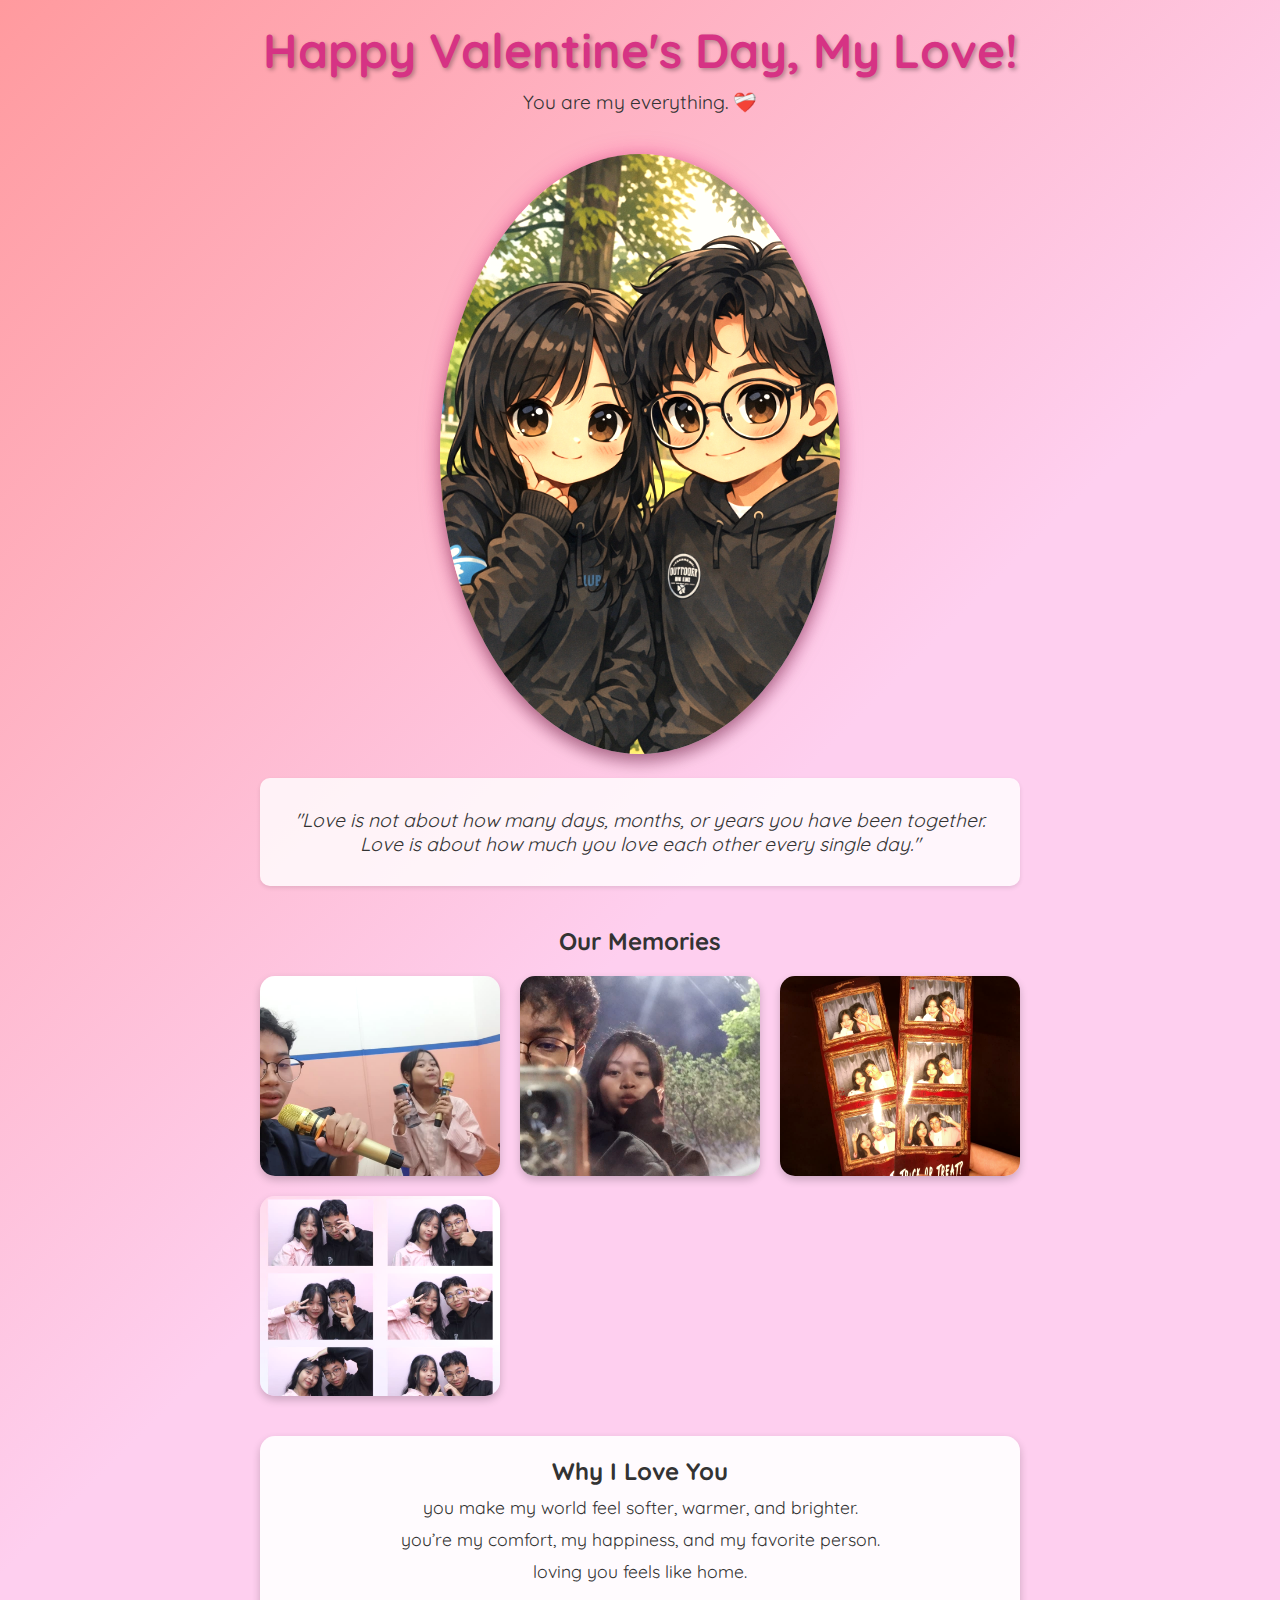
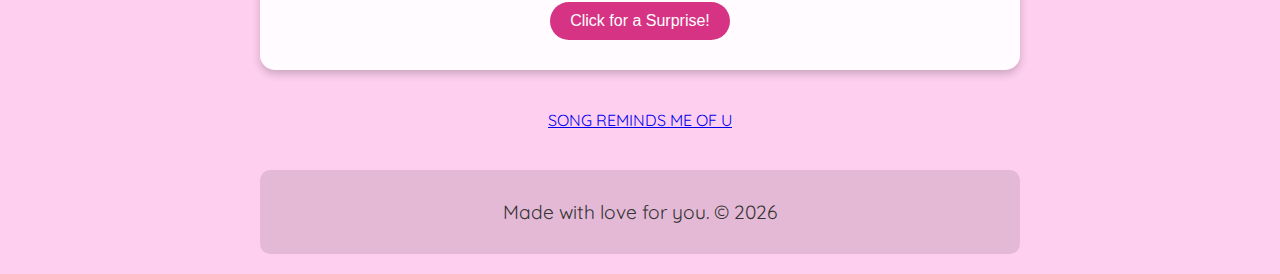
<file: index.html>
<!DOCTYPE html>
<html lang="en">
<head>
    <meta charset="UTF-8">
    <meta name="viewport" content="width=device-width, initial-scale=1.0">
    <title>Happy Valentine's Day!</title>
    <link rel="stylesheet" href="styles.css">
    <link href="https://fonts.googleapis.com/css2?family=Quicksand:wght@400;700&display=swap" rel="stylesheet">

</head>
<body>
    <div class="container">
        <header>
            <h1>Happy Valentine's Day, My Love!</h1>
            <p>You are my everything. ❤️‍🩹</p>
        </header>

        <!-- ... existing code ... -->

<section class="hero">
    <img src="valentine/chibi.png" alt="Us together" class="hero-img"> <!-- Main photo with enhanced styling -->
    <div class="quote">
        <p>"Love is not about how many days, months, or years you have been together. Love is about how much you love each other every single day."</p>
    </div>
</section>

<!-- New: Photo Gallery Section -->
<section class="gallery">
    <h2>Our Memories</h2>
    <div class="photo-grid">
        <img src="valentine/WhatsApp Image 2026-02-12 at 8.48.58 PM (1).jpeg" alt="Memory 1" class="gallery-img">
        <img src="valentine/WhatsApp Image 2026-02-12 at 8.48.58 PM (2).jpeg" alt="Memory 2" class="gallery-img">
        <img src="valentine/WhatsApp Image 2026-02-12 at 8.48.58 PM.jpeg" alt="Memory 3" class="gallery-img">
        <img src="valentine/WhatsApp Image 2026-02-12 at 8.48.59 PM.jpeg" alt="Memory 4" class="gallery-img">
    </div>
</section>

<!-- ... rest of existing code ... -->


        <section class="message">
            <h2>Why I Love You</h2>
            <ul>
                <li>you make my world feel softer, warmer, and brighter.</li>
                <li>you’re my comfort, my happiness, and my favorite person.</li>
                <li>loving you feels like home.</li>
            </ul>
            <button id="surprise-btn">Click for a Surprise!</button>
            <div id="surprise" style="display:none;">
                <p>Will you be my Valentine forever? ❤️‍🩹</p>
                <button id="yes-btn">Yes!</button>
            </div>
        </section>
 <a href="song.html">SONG REMINDS ME OF U</a>
        <footer>
            <p>Made with love for you. © 2026</p>
        </footer>
    </div>

    <div class="hearts" id="hearts"></div> <!-- For floating hearts -->

    <script src="script.js"></script>
</body>
</html>
</file>
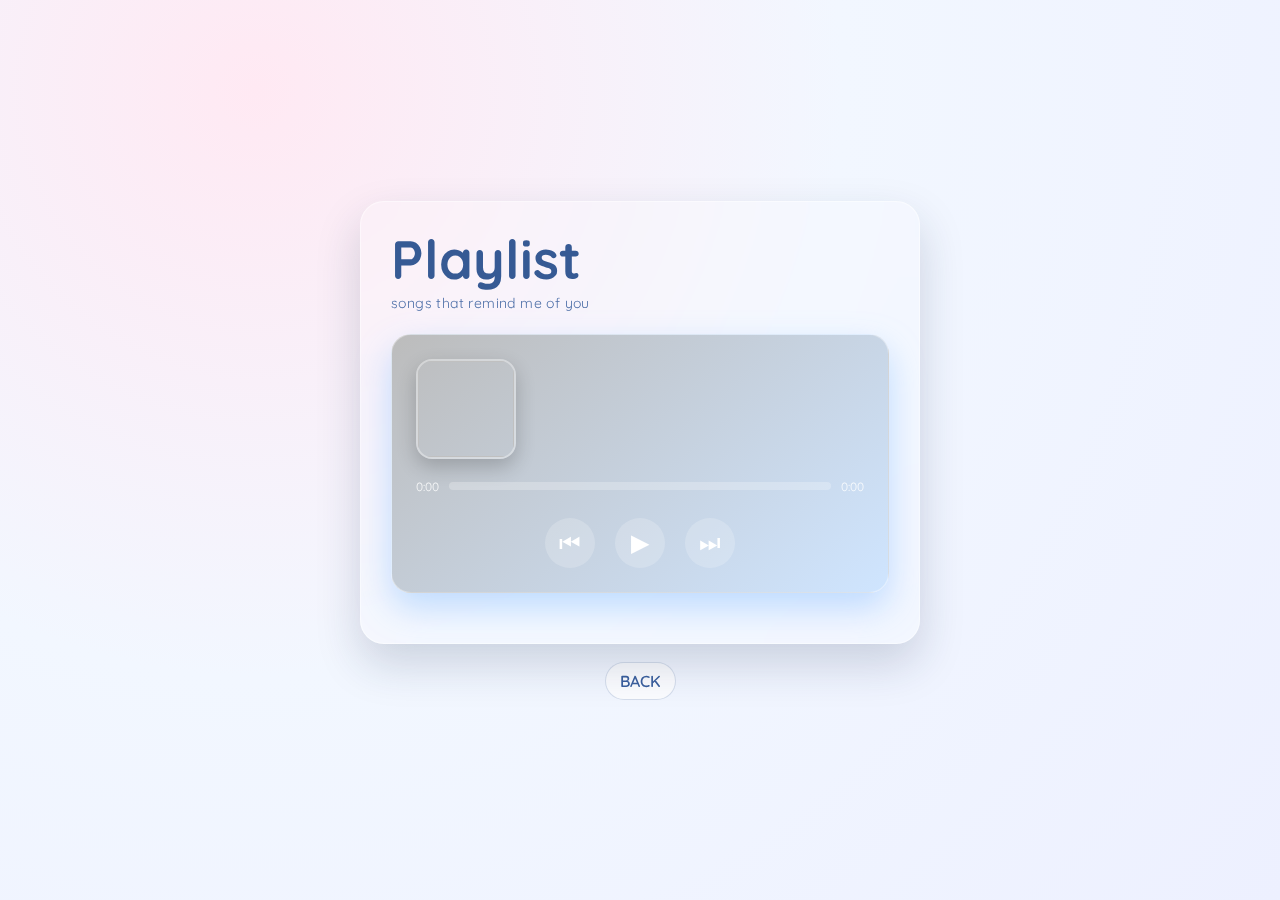
<file: song.html>
<!DOCTYPE html>
<html lang="en">
<head>
  <meta charset="UTF-8" />
  <meta name="viewport" content="width=device-width, initial-scale=1.0"/>
  <title>Song Reminds Me of U</title>
  <link rel="stylesheet" href="song.css"/>
   <link href="https://fonts.googleapis.com/css2?family=Quicksand:wght@400;700&display=swap" rel="stylesheet">
</head>
<body>

  <div class="playlist-box">

    <h1>Playlist</h1>
    <p class="subtitle">songs that remind me of you</p>

    <div class="player-card" id="playerCard">

      <!-- Album + Info -->
      <div class="top">
        <img id="cover" class="album-cover"/>

        <div>
          <h2 id="title"></h2>
          <p id="artist"></p>
        </div>
      </div>

      <!-- Progress -->
      <div class="progress">
        <span id="currentTime">0:00</span>

        <div class="bar" onclick="setProgress(event)">
          <div class="fill" id="progressFill"></div>
        </div>

        <span id="duration">0:00</span>
      </div>

      <!-- Controls -->
      <div class="controls">
        <button onclick="prevSong()">⏮</button>
        <button class="play" onclick="togglePlay()" id="playBtn">▶</button>
        <button onclick="nextSong()">⏭</button>
      </div>

    </div>

    <!-- Playlist -->
    <div class="song-list" id="songList"></div>

  </div>

  <audio id="audio"></audio>
  <script src="script.js"></script>
  
    <a href="index.html">BACK</a>

</body>
</html>
</file>
<file: styles.css>
* {
    margin: 0;
    padding: 0;
    box-sizing: border-box;
}

body {
    font-family: 'Quicksand', sans-serif;
    background: linear-gradient(135deg, #ff9a9e, #fecfef, #fecfef);
    color: #333;
    overflow-x: hidden;
    min-height: 100vh;
}

.container {
    max-width: 800px;
    margin: 0 auto;
    padding: 20px;
    text-align: center;
}

header {
    margin-bottom: 40px;
}

h1 {
    font-size: 3rem;
    color: #d63384;
    text-shadow: 2px 2px 4px rgba(0,0,0,0.3);
    animation: fadeIn 2s ease-in;
}

p {
    font-size: 1.2rem;
    margin: 10px 0;
}

.hero {
    margin: 40px 0;
}

/* ... existing CSS ... */

/* Enhanced Hero Image */
.hero-img {
    width: 100%;
    max-width: 400px;
    border-radius: 50%;
    box-shadow: 0 8px 16px rgba(0,0,0,0.3), 0 0 20px rgba(214, 51, 132, 0.5); /* Deeper shadow with pink glow */
    filter: brightness(1.1) contrast(1.1) sepia(0.2) saturate(1.2); /* Romantic filter: brighter, more contrast, slight sepia */
    transition: transform 0.3s ease, filter 0.3s ease; /* Smooth hover transition */
}

.hero-img:hover {
    transform: scale(1.05); /* Slight zoom on hover */
    filter: brightness(1.2) contrast(1.2) sepia(0.3) saturate(1.3); /* Intensify filter on hover for magic */
}

/* New: Gallery Styling */
.gallery {
    margin: 40px 0;
    text-align: center;
}

.photo-grid {
    display: grid;
    grid-template-columns: repeat(auto-fit, minmax(200px, 1fr));
    gap: 20px;
    margin-top: 20px;
}

.gallery-img {
    width: 100%;
    height: 200px;
    object-fit: cover; /* Ensures photos fit nicely without distortion */
    border-radius: 15px;
    box-shadow: 0 4px 8px rgba(0,0,0,0.2);
    filter: brightness(1.05) contrast(1.05) hue-rotate(5deg); /* Subtle warm filter */
    transition: transform 0.3s ease, box-shadow 0.3s ease;
    cursor: pointer;
}

.gallery-img:hover {
    transform: scale(1.1) rotate(2deg); /* Fun zoom and tilt */
    box-shadow: 0 8px 16px rgba(214, 51, 132, 0.4); /* Pink shadow on hover */
}

/* ... rest of existing CSS ... */

.quote {
    margin-top: 20px;
    font-style: italic;
    background: rgba(255,255,255,0.8);
    padding: 20px;
    border-radius: 10px;
    box-shadow: 0 2px 4px rgba(0,0,0,0.1);
}

.message {
    margin: 40px 0;
    background: rgba(255,255,255,0.9);
    padding: 20px;
    border-radius: 15px;
    box-shadow: 0 4px 8px rgba(0,0,0,0.2);
}

ul {
    list-style: none;
    padding: 0;
}

li {
    margin: 10px 0;
    font-size: 1.1rem;
}

button {
    padding: 10px 20px;
    background: #d63384;
    color: white;
    border: none;
    border-radius: 25px;
    cursor: pointer;
    font-size: 1rem;
    margin: 10px;
    transition: background 0.3s ease;
}

button:hover {
    background: #b0246a;
}

footer {
    margin-top: 40px;
    padding: 20px;
    background: rgba(0,0,0,0.1);
    border-radius: 10px;
}

/* Floating Hearts Animation */
.hearts {
    position: fixed;
    inset: 0;
    pointer-events: none;
    overflow: hidden;
}

.heart {
    position: absolute;
    bottom: -80px;
    color: #ff6b9d;
    font-size: 2rem;
    animation: floatUp 6s linear infinite;
}

@keyframes floatUp {
    0% { transform: translateY(0) rotate(0deg); opacity: 0; }
    10% { opacity: 1; }
    100% { transform: translateY(-120vh) rotate(360deg); opacity: 0; }
}

/* Keyframe Animations */
@keyframes fadeIn {
    from { opacity: 0; transform: translateY(-20px); }
    to { opacity: 1; transform: translateY(0); }
}

@keyframes bounceIn {
    0% { transform: scale(0.3); opacity: 0; }
    50% { transform: scale(1.05); }
    70% { transform: scale(0.9); }
    100% { transform: scale(1); opacity: 1; }
}

/* Responsive */
@media (max-width: 768px) {
    h1 { font-size: 2rem; }
    .hero-img { max-width: 300px; }
    .message { padding: 15px; }
}
</file>
<file: song.css>
:root {
  --theme-a: #bcbcbc;
  --theme-b: #cfe5ff;
  --theme-glow: rgba(125, 184, 255, 0.45);
  --text-main: #ffffff;
  --text-soft: rgba(255, 255, 255, 0.85);
  --title-color: #365a94;
  --subtitle-color: #4c6ea7;
  --list-color: #365a94;
  --list-active-color: #1f3c6c;
  --link-color: #3a5f9e;
}

* {
  box-sizing: border-box;
}

body {
  margin: 0;
  display: flex;
  flex-direction: column;
  gap: 18px;
  justify-content: center;
  align-items: center;
  min-height: 100vh;
  padding: 24px;
  font-family: "Quicksand", sans-serif;
  background: radial-gradient(circle at 20% 10%, #ffe9f3 0%, #f2f7ff 45%, #edf0ff 100%);
  transition: background 0.7s ease;
  overflow-x: hidden;
}

body::before {
  content: "";
  position: fixed;
  inset: -20%;
  background: linear-gradient(120deg, var(--theme-a), var(--theme-b));
  opacity: 0;
  filter: blur(70px);
  transform: scale(1.05);
  transition: opacity 0.7s ease;
  z-index: -2;
}

body.playing::before {
  opacity: 0.65;
  animation: pulseBg 6s ease-in-out infinite;
}

a {
  text-decoration: none;
  color: var(--link-color);
  font-weight: 600;
  background: rgba(255, 255, 255, 0.7);
  border: 1px solid rgba(58, 95, 158, 0.2);
  padding: 8px 14px;
  border-radius: 999px;
}

.playlist-box {
  width: min(560px, 95vw);
  padding: 30px;
  border-radius: 24px;
  background: rgba(255, 255, 255, 0.2);
  border: 1px solid rgba(255, 255, 255, 0.45);
  backdrop-filter: blur(14px);
  box-shadow: 0 20px 45px rgba(30, 45, 75, 0.18);
}

h1 {
  font-size: clamp(38px, 6vw, 54px);
  color: var(--title-color);
  margin: 0;
  line-height: 1;
}

.subtitle {
  margin-top: 8px;
  color: var(--subtitle-color);
  font-size: 14px;
  letter-spacing: 0.4px;
}

.player-card {
  margin-top: 22px;
  padding: 24px;
  border-radius: 20px;
  background: linear-gradient(140deg, var(--theme-a), var(--theme-b));
  color: var(--text-main);
  border: 1px solid rgba(255, 255, 255, 0.35);
  transition: transform 0.4s ease, box-shadow 0.4s ease, background 0.5s ease;
  box-shadow: 0 15px 35px var(--theme-glow);
}

.top {
  display: flex;
  align-items: center;
  gap: 16px;
}

.album-cover {
  width: 100px;
  height: 100px;
  border-radius: 16px;
  object-fit: cover;
  border: 2px solid rgba(255, 255, 255, 0.35);
  box-shadow: 0 8px 20px rgba(0, 0, 0, 0.2);
  transition: transform 0.4s ease;
}

.player-card.animate {
  transform: scale(1.02);
  box-shadow: 0 18px 40px var(--theme-glow);
}

.album-cover.animate {
  transform: rotate(3deg) scale(1.08);
}

#title {
  margin: 0;
  color: var(--text-main);
}

#artist {
  margin: 6px 0;
  font-size: 14px;
  color: var(--text-soft);
}

.progress {
  display: flex;
  align-items: center;
  gap: 10px;
  margin-top: 20px;
  font-size: 12px;
  color: var(--text-soft);
}

.bar {
  flex: 1;
  height: 8px;
  background: rgba(255, 255, 255, 0.25);
  border-radius: 999px;
  cursor: pointer;
  overflow: hidden;
}

.fill {
  width: 0%;
  height: 100%;
  background: #ffffff;
}

.controls {
  margin-top: 24px;
  display: flex;
  justify-content: center;
  gap: 20px;
}

.controls button {
  width: 50px;
  height: 50px;
  border: none;
  border-radius: 50%;
  background: rgba(255, 255, 255, 0.2);
  color: #ffffff;
  font-size: 24px;
  cursor: pointer;
  transition: transform 0.25s ease, background 0.25s ease;
}

.controls button:hover {
  transform: translateY(-2px);
  background: rgba(255, 255, 255, 0.35);
}

.song-list {
  margin-top: 20px;
  display: grid;
  gap: 10px;
}

.song-item {
  padding: 10px 12px;
  border-radius: 12px;
  cursor: pointer;
  color: var(--list-color);
  background: rgba(255, 255, 255, 0.6);
  border: 1px solid rgba(85, 111, 155, 0.15);
  transition: transform 0.2s ease, background 0.2s ease;
}

.song-item:hover {
  transform: translateX(3px);
  background: rgba(255, 255, 255, 0.85);
}

.song-item.active {
  font-weight: 700;
  color: var(--list-active-color);
  box-shadow: 0 4px 14px rgba(60, 90, 130, 0.15);
}

@keyframes pulseBg {
  0% {
    transform: scale(1.02) rotate(0deg);
  }
  50% {
    transform: scale(1.08) rotate(3deg);
  }
  100% {
    transform: scale(1.02) rotate(0deg);
  }
}

@media (max-width: 640px) {
  .playlist-box {
    padding: 20px;
  }

  .top {
    gap: 12px;
  }

  .album-cover {
    width: 84px;
    height: 84px;
  }
}
</file>
